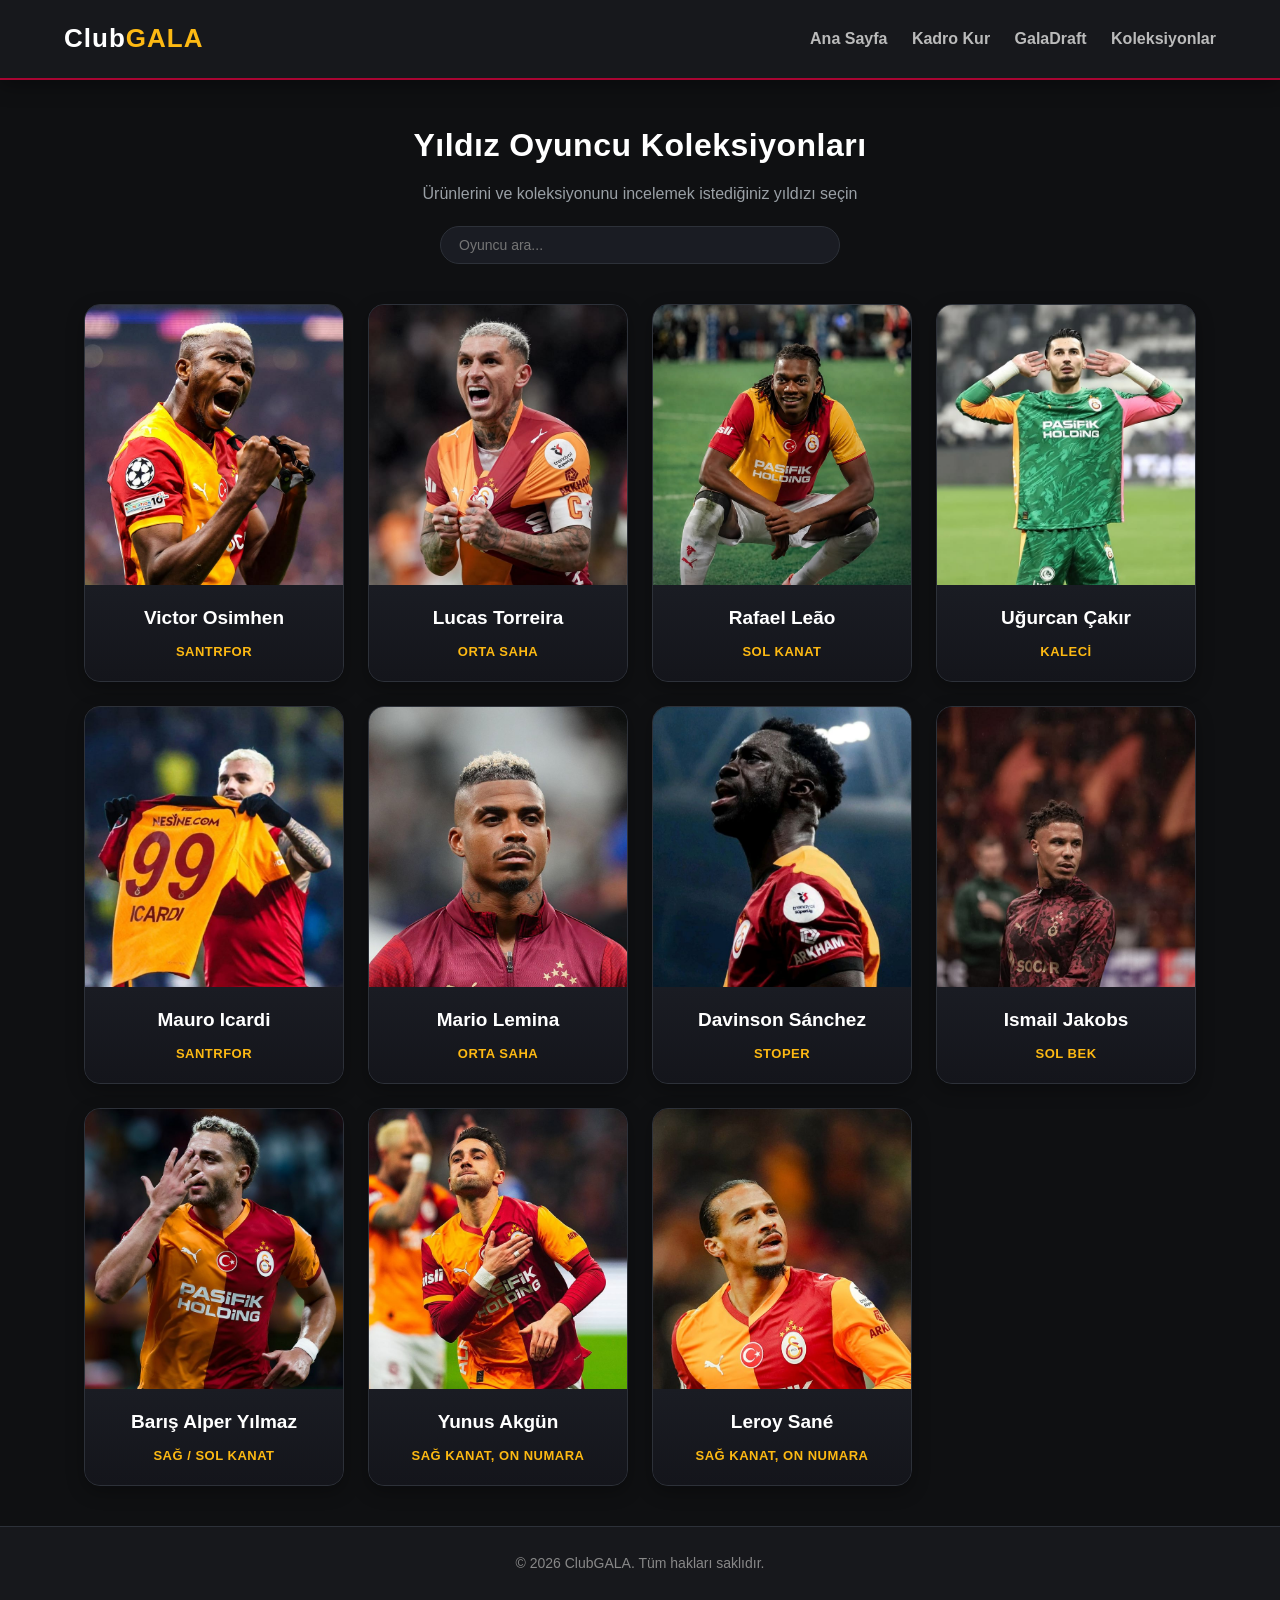
<file: index.html>
<!DOCTYPE html>
<html lang="tr">
<head>
    <meta charset="UTF-8">
    <meta name="viewport" content="width=device-width, initial-scale=1.0">
    <title>ClubGALA | Özel Oyuncu Koleksiyonları</title>
    <link rel="stylesheet" href="style.css">
</head>
<body>

    <header class="header">
        <div class="container nav-container">
            <a href="#" class="logo" id="homeLogo">Club<span>GALA</span></a>
            <nav class="nav-links">
                <a href="#" id="homeLink">Ana Sayfa</a>
                <a href="#" id="squadBuilderLink">Kadro Kur</a>
                <a href="#" id="galaDraftLink">GalaDraft</a>
                <a href="#" id="collectionsLink">Koleksiyonlar</a>
            </nav>
        </div>
    </header>

    <main class="container main-content">
        
        <!-- 1. EN ÜSTTE BAŞLIK VE ALTINDA ARAMA ÇUBUĞU -->
        <section class="controls-section" id="heroSection">
            <h1 class="page-title">Yıldız Oyuncu Koleksiyonları</h1>
            <p class="page-subtitle">Ürünlerini ve koleksiyonunu incelemek istediğiniz yıldızı seçin</p>
            
            <div style="margin-top: 20px;">
                <input type="text" id="playerSearchInput" placeholder="Oyuncu ara..." class="search-input">
            </div>
        </section>

        <!-- 2. ARAMANIN ALTINDA OYUNCU KARTLARI -->
        <section class="players-selection-grid" id="playersSelectionGrid">
        </section>

        <!-- 3. DETAY BÖLÜMÜ -->
        <section class="detail-section" id="detailSection" style="display: none;">
            <div class="detail-header">
                <button class="back-btn" id="backToHomeBtn">&larr; Tüm Oyunculara Dön</button>
                <div class="selected-player-banner" id="selectedPlayerBanner"></div>
            </div>
            <div class="posts-grid" id="productsContainer"></div>
        </section>

        <!-- 4. SERBEST KADRO KURMA BÖLÜMÜ -->
        <section class="squad-section" id="squadSection" style="display: none;">
            <div class="squad-header">
                <button class="back-btn" id="backFromSquadBtn">&larr; Ana Sayfaya Dön</button>
                <h2>ClubGALA Kadro Kurucu (4-2-3-1)</h2>
            </div>

            <div class="pitch-container">
                <div class="football-pitch">
                    <div class="pitch-line center-circle"></div>
                    <div class="pitch-line center-line"></div>

                    <!-- Forvet -->
                    <div class="slot-row">
                        <div class="pitch-slot" onclick="openSquadModal('st')">
                            <img id="squad-img-st" class="slot-avatar" style="display: none;" alt="Oyuncu">
                            <span class="slot-role">ST</span>
                            <span class="slot-name" id="squad-slot-st">Oyuncu Seç</span>
                        </div>
                    </div>

                    <!-- Ofansif Kanatlar & 10 Numara -->
                    <div class="slot-row">
                        <div class="pitch-slot" onclick="openSquadModal('lw')">
                            <img id="squad-img-lw" class="slot-avatar" style="display: none;" alt="Oyuncu">
                            <span class="slot-role">SLK</span>
                            <span class="slot-name" id="squad-slot-lw">Oyuncu Seç</span>
                        </div>
                        <div class="pitch-slot" onclick="openSquadModal('cam')">
                            <img id="squad-img-cam" class="slot-avatar" style="display: none;" alt="Oyuncu">
                            <span class="slot-role">OOS</span>
                            <span class="slot-name" id="squad-slot-cam">Oyuncu Seç</span>
                        </div>
                        <div class="pitch-slot" onclick="openSquadModal('rw')">
                            <img id="squad-img-rw" class="slot-avatar" style="display: none;" alt="Oyuncu">
                            <span class="slot-role">SĞK</span>
                            <span class="slot-name" id="squad-slot-rw">Oyuncu Seç</span>
                        </div>
                    </div>

                    <!-- Orta Saha -->
                    <div class="slot-row">
                        <div class="pitch-slot" onclick="openSquadModal('cm1')">
                            <img id="squad-img-cm1" class="slot-avatar" style="display: none;" alt="Oyuncu">
                            <span class="slot-role">OS</span>
                            <span class="slot-name" id="squad-slot-cm1">Oyuncu Seç</span>
                        </div>
                        <div class="pitch-slot" onclick="openSquadModal('cm2')">
                            <img id="squad-img-cm2" class="slot-avatar" style="display: none;" alt="Oyuncu">
                            <span class="slot-role">OS</span>
                            <span class="slot-name" id="squad-slot-cm2">Oyuncu Seç</span>
                        </div>
                    </div>

                    <!-- Defans -->
                    <div class="slot-row">
                        <div class="pitch-slot" onclick="openSquadModal('lb')">
                            <img id="squad-img-lb" class="slot-avatar" style="display: none;" alt="Oyuncu">
                            <span class="slot-role">SLB</span>
                            <span class="slot-name" id="squad-slot-lb">Oyuncu Seç</span>
                        </div>
                        <div class="pitch-slot" onclick="openSquadModal('cb1')">
                            <img id="squad-img-cb1" class="slot-avatar" style="display: none;" alt="Oyuncu">
                            <span class="slot-role">STP</span>
                            <span class="slot-name" id="squad-slot-cb1">Oyuncu Seç</span>
                        </div>
                        <div class="pitch-slot" onclick="openSquadModal('cb2')">
                            <img id="squad-img-cb2" class="slot-avatar" style="display: none;" alt="Oyuncu">
                            <span class="slot-role">STP</span>
                            <span class="slot-name" id="squad-slot-cb2">Oyuncu Seç</span>
                        </div>
                        <div class="pitch-slot" onclick="openSquadModal('rb')">
                            <img id="squad-img-rb" class="slot-avatar" style="display: none;" alt="Oyuncu">
                            <span class="slot-role">SĞB</span>
                            <span class="slot-name" id="squad-slot-rb">Oyuncu Seç</span>
                        </div>
                    </div>

                    <!-- Kaleci -->
                    <div class="slot-row">
                        <div class="pitch-slot" onclick="openSquadModal('gk')">
                            <img id="squad-img-gk" class="slot-avatar" style="display: none;" alt="Oyuncu">
                            <span class="slot-role">KL</span>
                            <span class="slot-name" id="squad-slot-gk">Oyuncu Seç</span>
                        </div>
                    </div>
                </div>
            </div>
        </section>

        <!-- 5. GALADRAFT BÖLÜMÜ (3 KARTLI & KİLİTLEMELİ) -->
        <section class="squad-section" id="draftSection" style="display: none;">
            <div class="squad-header">
                <button class="back-btn" id="backFromDraftBtn">&larr; Ana Sayfaya Dön</button>
                <h2>GalaDraft Simülatörü</h2>
                <button class="back-btn" id="resetDraftBtn" style="border-color:#fdb913; margin-left:auto;">Draftı Sıfırla</button>
            </div>

            <div class="pitch-container">
                <div class="football-pitch">
                    <div class="pitch-line center-circle"></div>
                    <div class="pitch-line center-line"></div>

                    <!-- Forvet -->
                    <div class="slot-row">
                        <div class="pitch-slot" onclick="openDraftModal('st')">
                            <img id="draft-img-st" class="slot-avatar" style="display: none;" alt="Oyuncu">
                            <span class="slot-role">ST</span>
                            <span class="slot-name" id="draft-slot-st">Draft</span>
                        </div>
                    </div>

                    <!-- Ofansif Kanatlar & 10 Numara -->
                    <div class="slot-row">
                        <div class="pitch-slot" onclick="openDraftModal('lw')">
                            <img id="draft-img-lw" class="slot-avatar" style="display: none;" alt="Oyuncu">
                            <span class="slot-role">SLK</span>
                            <span class="slot-name" id="draft-slot-lw">Draft</span>
                        </div>
                        <div class="pitch-slot" onclick="openDraftModal('cam')">
                            <img id="draft-img-cam" class="slot-avatar" style="display: none;" alt="Oyuncu">
                            <span class="slot-role">OOS</span>
                            <span class="slot-name" id="draft-slot-cam">Draft</span>
                        </div>
                        <div class="pitch-slot" onclick="openDraftModal('rw')">
                            <img id="draft-img-rw" class="slot-avatar" style="display: none;" alt="Oyuncu">
                            <span class="slot-role">SĞK</span>
                            <span class="slot-name" id="draft-slot-rw">Draft</span>
                        </div>
                    </div>

                    <!-- Orta Saha -->
                    <div class="slot-row">
                        <div class="pitch-slot" onclick="openDraftModal('cm1')">
                            <img id="draft-img-cm1" class="slot-avatar" style="display: none;" alt="Oyuncu">
                            <span class="slot-role">OS</span>
                            <span class="slot-name" id="draft-slot-cm1">Draft</span>
                        </div>
                        <div class="pitch-slot" onclick="openDraftModal('cm2')">
                            <img id="draft-img-cm2" class="slot-avatar" style="display: none;" alt="Oyuncu">
                            <span class="slot-role">OS</span>
                            <span class="slot-name" id="draft-slot-cm2">Draft</span>
                        </div>
                    </div>

                    <!-- Defans -->
                    <div class="slot-row">
                        <div class="pitch-slot" onclick="openDraftModal('lb')">
                            <img id="draft-img-lb" class="slot-avatar" style="display: none;" alt="Oyuncu">
                            <span class="slot-role">SLB</span>
                            <span class="slot-name" id="draft-slot-lb">Draft</span>
                        </div>
                        <div class="pitch-slot" onclick="openDraftModal('cb1')">
                            <img id="draft-img-cb1" class="slot-avatar" style="display: none;" alt="Oyuncu">
                            <span class="slot-role">STP</span>
                            <span class="slot-name" id="draft-slot-cb1">Draft</span>
                        </div>
                        <div class="pitch-slot" onclick="openDraftModal('cb2')">
                            <img id="draft-img-cb2" class="slot-avatar" style="display: none;" alt="Oyuncu">
                            <span class="slot-role">STP</span>
                            <span class="slot-name" id="draft-slot-cb2">Draft</span>
                        </div>
                        <div class="pitch-slot" onclick="openDraftModal('rb')">
                            <img id="draft-img-rb" class="slot-avatar" style="display: none;" alt="Oyuncu">
                            <span class="slot-role">SĞB</span>
                            <span class="slot-name" id="draft-slot-rb">Draft</span>
                        </div>
                    </div>

                    <!-- Kaleci -->
                    <div class="slot-row">
                        <div class="pitch-slot" onclick="openDraftModal('gk')">
                            <img id="draft-img-gk" class="slot-avatar" style="display: none;" alt="Oyuncu">
                            <span class="slot-role">KL</span>
                            <span class="slot-name" id="draft-slot-gk">Draft</span>
                        </div>
                    </div>
                </div>
            </div>
        </section>

        <!-- ORTAK MODAL -->
        <div id="playerModal" class="player-modal" style="display: none;">
            <div class="modal-content">
                <span class="close-modal" onclick="closePlayerModal()">&times;</span>
                <h3 id="modalTitle">Oyuncu Seç</h3>
                <div id="modalPlayersList"></div>
            </div>
        </div>

    </main>

    <footer class="footer">
        <div class="container">
            <p>&copy; 2026 ClubGALA. Tüm hakları saklıdır.</p>
        </div>
    </footer>

    <script src="script.js"></script>
</body>
</html>
</file>
<file: style.css>
* {
    margin: 0;
    padding: 0;
    box-sizing: border-box;
}

body {
    font-family: 'Segoe UI', Tahoma, Geneva, Verdana, sans-serif;
    background-color: #0f1012;
    color: #e6e6e6;
    line-height: 1.6;
    display: flex;
    flex-direction: column;
    min-height: 100vh;
}

.container {
    width: 90%;
    max-width: 1200px;
    margin: 0 auto;
}

/* HEADER & NAVBAR */
.header {
    background-color: #17181c;
    box-shadow: 0 4px 20px rgba(0, 0, 0, 0.4);
    position: sticky;
    top: 0;
    z-index: 100;
    border-bottom: 2px solid #a90432;
    transition: border-color 0.3s ease;
}

.nav-container {
    display: flex;
    justify-content: space-between;
    align-items: center;
    padding: 18px 0;
}

.logo {
    font-size: 26px;
    font-weight: 900;
    text-decoration: none;
    color: #ffffff;
    letter-spacing: 1px;
    transition: text-shadow 0.3s ease;
}

.logo span {
    color: #fdb913;
}

.logo:hover {
    text-shadow: 0 0 15px rgba(253, 185, 19, 0.6);
}

.nav-links a {
    text-decoration: none;
    color: #bbb;
    margin-left: 20px;
    font-weight: 600;
    transition: all 0.3s ease;
    position: relative;
}

.nav-links a:hover {
    color: #fdb913;
    text-shadow: 0 0 8px rgba(253, 185, 19, 0.5);
}

/* MAIN CONTENT */
.main-content {
    flex: 1;
    padding: 40px 0;
}

.controls-section {
    text-align: center;
    margin-bottom: 40px;
    animation: fadeInDown 0.6s ease forwards;
}

.page-title {
    font-size: 32px;
    color: #ffffff;
    margin-bottom: 10px;
    font-weight: 800;
    letter-spacing: 0.5px;
}

.page-subtitle {
    color: #9aa0a6;
    font-size: 16px;
}

.search-input {
    width: 100%;
    max-width: 400px;
    padding: 10px 18px;
    background-color: #1a1c23;
    border: 1px solid #2d3139;
    border-radius: 20px;
    color: #ffffff;
    font-size: 14px;
    outline: none;
    transition: border-color 0.3s ease;
}

.search-input:focus {
    border-color: #fdb913;
}

/* OYUNCU SEÇİM GRİDİ */
.players-selection-grid {
    display: grid;
    grid-template-columns: repeat(auto-fill, minmax(220px, 260px));
    justify-content: center;
    gap: 24px;
}

.player-card {
    background-color: #1a1c23;
    border-radius: 16px;
    overflow: hidden;
    cursor: pointer;
    border: 1px solid #2d3139;
    box-shadow: 0 6px 18px rgba(0, 0, 0, 0.3);
    transition: transform 0.3s ease, border-color 0.3s ease, box-shadow 0.3s ease;
    display: flex;
    flex-direction: column;
    width: 100%;
    max-width: 260px;
    margin: 0 auto;
    position: relative;
}

.player-card::before {
    content: "";
    position: absolute;
    inset: 0;
    border-radius: 16px;
    padding: 1px;
    background: linear-gradient(135deg, rgba(253, 185, 19, 0.6), rgba(169, 4, 50, 0.6));
    -webkit-mask: linear-gradient(#fff 0 0) content-box, linear-gradient(#fff 0 0);
    -webkit-mask-composite: xor;
    mask-composite: exclude;
    opacity: 0;
    transition: opacity 0.35s ease;
    pointer-events: none;
}

.player-card:hover {
    transform: translateY(-10px) scale(1.02);
    border-color: transparent;
    box-shadow: 0 14px 30px rgba(0, 0, 0, 0.6),
                0 0 25px rgba(253, 185, 19, 0.25),
                0 0 40px rgba(169, 4, 50, 0.2);
}

.player-card:hover::before {
    opacity: 1;
}

.player-card-image {
    width: 100%;
    height: 280px;
    object-fit: cover;
    object-position: top center;
    background-color: #252830;
    transition: transform 0.4s ease, filter 0.3s ease;
}

.player-card:hover .player-card-image {
    transform: scale(1.06);
    filter: brightness(1.05);
}

.player-card-info {
    padding: 18px;
    text-align: center;
    background: linear-gradient(180deg, #1a1c23 0%, #14151b 100%);
    position: relative;
    z-index: 2;
    transition: background 0.3s ease;
}

.player-card-info h3 {
    font-size: 19px;
    color: #ffffff;
    margin-bottom: 4px;
    transition: color 0.3s ease;
}

.player-card:hover .player-card-info h3 {
    color: #fdb913;
}

.player-card-info span {
    font-size: 13px;
    color: #fdb913;
    font-weight: 600;
    text-transform: uppercase;
    letter-spacing: 0.5px;
    display: inline-block;
    transition: transform 0.3s ease;
}

.player-card:hover .player-card-info span {
    transform: translateY(-1px);
    color: #ff476f;
}

/* DETAY & BANNER ALANI */
.detail-header {
    display: flex;
    flex-direction: column;
    align-items: flex-start;
    gap: 20px;
    margin-bottom: 30px;
    animation: fadeInDown 0.5s ease forwards;
}

.back-btn {
    background-color: #242731;
    color: #fdb913;
    border: 1px solid #3c404b;
    padding: 10px 22px;
    border-radius: 8px;
    font-size: 14px;
    font-weight: 700;
    cursor: pointer;
    transition: all 0.3s ease;
    box-shadow: 0 4px 10px rgba(0, 0, 0, 0.2);
}

.back-btn:hover {
    background-color: #a90432;
    color: #ffffff;
    border-color: #a90432;
    transform: translateX(-4px);
    box-shadow: 0 0 15px rgba(169, 4, 50, 0.4);
}

.selected-player-banner {
    display: flex;
    align-items: center;
    gap: 20px;
    background: linear-gradient(135deg, #1a1c23 0%, #15161c 100%);
    border: 1px solid #2d3139;
    padding: 18px 26px;
    border-radius: 14px;
    width: 100%;
    box-shadow: 0 6px 20px rgba(0, 0, 0, 0.35);
    position: relative;
    overflow: hidden;
}

.selected-player-banner::after {
    content: "";
    position: absolute;
    top: 0;
    left: 0;
    height: 100%;
    width: 4px;
    background: linear-gradient(180deg, #fdb913 0%, #a90432 100%);
}

.banner-avatar {
    width: 70px;
    height: 70px;
    border-radius: 50%;
    object-fit: cover;
    border: 2px solid #fdb913;
    box-shadow: 0 0 15px rgba(253, 185, 19, 0.4);
}

.banner-text h2 {
    font-size: 22px;
    color: #ffffff;
}

.banner-text p {
    font-size: 14px;
    color: #9aa0a6;
}

/* ÜRÜN KARTLARI */
.posts-grid {
    display: grid;
    grid-template-columns: repeat(auto-fit, minmax(280px, 1fr));
    gap: 30px;
    animation: fadeInUp 0.6s ease forwards;
}

.product-card {
    background-color: #1a1c23;
    border-radius: 14px;
    overflow: hidden;
    border: 1px solid #2d3139;
    box-shadow: 0 4px 15px rgba(0, 0, 0, 0.25);
    display: flex;
    flex-direction: column;
    transition: all 0.35s cubic-bezier(0.25, 0.8, 0.25, 1);
}

.product-card:hover {
    transform: translateY(-8px);
    border-color: #a90432;
    box-shadow: 0 12px 25px rgba(0, 0, 0, 0.5),
                0 0 20px rgba(169, 4, 50, 0.3);
}

.product-image {
    width: 100%;
    height: 250px;
    object-fit: cover;
    object-position: top center;
    background-color: #252830;
    transition: transform 0.4s ease;
}

.product-card:hover .product-image {
    transform: scale(1.05);
}

.product-content {
    padding: 20px;
    display: flex;
    flex-direction: column;
    flex: 1;
    background-color: #1a1c23;
}

.product-player-tag {
    align-self: flex-start;
    background-color: rgba(169, 4, 50, 0.25);
    color: #ff6b8b;
    font-size: 11px;
    font-weight: 700;
    text-transform: uppercase;
    padding: 4px 10px;
    border-radius: 6px;
    margin-bottom: 10px;
    border: 1px solid rgba(169, 4, 50, 0.4);
    transition: all 0.3s ease;
}

.product-card:hover .product-player-tag {
    border-color: #fdb913;
    color: #fdb913;
    background-color: rgba(253, 185, 19, 0.15);
}

.product-title {
    font-size: 17px;
    color: #ffffff;
    margin-bottom: 8px;
}

.product-price {
    font-size: 18px;
    font-weight: 800;
    color: #fdb913;
    margin-bottom: 16px;
    text-shadow: 0 0 10px rgba(253, 185, 19, 0.2);
}

.buy-btn {
    margin-top: auto;
    background: linear-gradient(135deg, #a90432 0%, #820326 100%);
    color: #ffffff;
    border: none;
    padding: 12px;
    border-radius: 8px;
    font-weight: 700;
    cursor: pointer;
    transition: all 0.3s ease;
    box-shadow: 0 4px 12px rgba(169, 4, 50, 0.3);
}

.buy-btn:hover {
    background: linear-gradient(135deg, #c7053b 0%, #a90432 100%);
    transform: translateY(-2px);
    box-shadow: 0 6px 18px rgba(169, 4, 50, 0.5), 0 0 12px rgba(253, 185, 19, 0.3);
}

/* GENİŞLETİLMİŞ SAHA VE KADRO ALANI */
.squad-section {
    display: flex;
    flex-direction: column;
    align-items: center;
    gap: 20px;
    animation: fadeInUp 0.5s ease forwards;
}

.squad-header {
    width: 100%;
    max-width: 950px;
    display: flex;
    align-items: center;
    gap: 20px;
}

.pitch-container {
    width: 100%;
    max-width: 950px;
    background: linear-gradient(180deg, #16431f 0%, #0f2e15 100%);
    border: 4px solid rgba(255, 255, 255, 0.25);
    border-radius: 20px;
    padding: 30px 24px;
    box-shadow: 0 14px 40px rgba(0, 0, 0, 0.7);
    margin: 0 auto;
    position: relative;
}

.football-pitch {
    position: relative;
    display: flex;
    flex-direction: column;
    justify-content: space-between;
    height: 780px;
}

.pitch-line.center-line {
    position: absolute;
    top: 50%;
    left: 0;
    width: 100%;
    height: 2px;
    background: rgba(255, 255, 255, 0.2);
}

.pitch-line.center-circle {
    position: absolute;
    top: 50%;
    left: 50%;
    transform: translate(-50%, -50%);
    width: 150px;
    height: 150px;
    border: 2px solid rgba(255, 255, 255, 0.2);
    border-radius: 50%;
}

.slot-row {
    display: flex;
    justify-content: space-around;
    z-index: 2;
}

/* BÜYÜTÜLMÜŞ POZİSYON KUTUCUKLARI */
.pitch-slot {
    background: rgba(23, 24, 28, 0.92);
    border: 2px solid #fdb913;
    border-radius: 12px;
    padding: 10px 16px;
    display: flex;
    flex-direction: column;
    align-items: center;
    cursor: pointer;
    min-width: 110px;
    transition: all 0.3s ease;
    box-shadow: 0 4px 14px rgba(0, 0, 0, 0.4);
    backdrop-filter: blur(4px);
}

.pitch-slot:hover {
    transform: scale(1.08);
    background: #a90432;
    border-color: #ffffff;
    box-shadow: 0 0 20px rgba(253, 185, 19, 0.6);
}

.slot-role {
    font-size: 12px;
    color: #fdb913;
    font-weight: 800;
}

.pitch-slot:hover .slot-role {
    color: #ffffff;
}

.slot-name {
    font-size: 13px;
    font-weight: 600;
    color: #ffffff;
    white-space: nowrap;
}

/* SAHADAKİ OYUNCU PROFİL FOTOĞRAFLARI */
.slot-avatar {
    width: 52px;
    height: 52px;
    border-radius: 50%;
    object-fit: cover;
    border: 2px solid #fdb913;
    margin-bottom: 6px;
    box-shadow: 0 0 10px rgba(0, 0, 0, 0.6);
}

/* MODAL & DRAFT KARTLARI */
.player-modal {
    position: fixed;
    top: 0;
    left: 0;
    width: 100%;
    height: 100%;
    background: rgba(0, 0, 0, 0.8);
    display: flex;
    justify-content: center;
    align-items: center;
    z-index: 200;
}

.modal-content {
    background: #1a1c23;
    border: 1px solid #a90432;
    padding: 28px;
    border-radius: 16px;
    width: 95%;
    max-width: 600px;
    position: relative;
    max-height: 85vh;
    overflow-y: auto;
}

.close-modal {
    position: absolute;
    right: 18px;
    top: 14px;
    font-size: 24px;
    color: #aaa;
    cursor: pointer;
}

.modal-player-item {
    display: flex;
    align-items: center;
    gap: 12px;
    padding: 10px;
    border-bottom: 1px solid #2d3139;
    cursor: pointer;
    transition: background 0.2s;
}

.modal-player-item:hover {
    background: #252830;
    border-radius: 8px;
}

.modal-player-item img {
    width: 44px;
    height: 44px;
    border-radius: 50%;
    object-fit: cover;
}

/* DRAFT MODALINDA AÇILAN 3 ADAY KARTI */
.draft-cards-container {
    display: flex;
    justify-content: center;
    gap: 22px;
    margin-top: 24px;
    flex-wrap: wrap;
}

.draft-card {
    background: linear-gradient(180deg, #252830 0%, #15161c 100%);
    border: 2px solid #3c404b;
    border-radius: 14px;
    padding: 16px 12px;
    width: 150px;
    text-align: center;
    cursor: pointer;
    transition: all 0.25s ease;
    box-shadow: 0 6px 16px rgba(0, 0, 0, 0.5);
    display: flex;
    flex-direction: column;
    align-items: center;
}

.draft-card:hover {
    transform: translateY(-8px) scale(1.06);
    border-color: #fdb913;
    box-shadow: 0 0 22px rgba(253, 185, 19, 0.5);
}

.draft-card-img {
    width: 95px;
    height: 95px;
    border-radius: 50%;
    object-fit: cover;
    border: 3px solid #a90432;
    margin-bottom: 10px;
    box-shadow: 0 4px 10px rgba(0, 0, 0, 0.4);
}

.draft-card-name {
    font-size: 14px;
    font-weight: 700;
    color: #ffffff;
    margin-bottom: 4px;
    line-height: 1.2;
}

.draft-card-pos {
    font-size: 12px;
    color: #fdb913;
}

/* FOOTER */
.footer {
    background-color: #17181c;
    border-top: 1px solid #2d3139;
    padding: 25px 0;
    text-align: center;
    color: #888;
    font-size: 14px;
    margin-top: auto;
}

/* ANİMASYONLAR */
@keyframes fadeInUp {
    from {
        opacity: 0;
        transform: translateY(20px);
    }
    to {
        opacity: 1;
        transform: translateY(0);
    }
}

@keyframes fadeInDown {
    from {
        opacity: 0;
        transform: translateY(-15px);
    }
    to {
        opacity: 1;
        transform: translateY(0);
    }
}

/* RESPONSIVE */
@media (max-width: 768px) {
    .nav-container {
        flex-direction: column;
        gap: 12px;
    }

    .nav-links a {
        margin: 0 10px;
    }

    .players-selection-grid,
    .posts-grid {
        grid-template-columns: 1fr;
    }

    .selected-player-banner,
    .squad-header {
        flex-direction: column;
        text-align: center;
    }

    .football-pitch {
        height: 600px;
    }

    .pitch-slot {
        min-width: 70px;
        padding: 6px 8px;
    }

    .slot-avatar {
        width: 36px;
        height: 36px;
    }

    .draft-cards-container {
        gap: 12px;
    }

    .draft-card {
        width: 120px;
        padding: 10px 8px;
    }

    .draft-card-img {
        width: 70px;
        height: 70px;
    }
}
</file>
